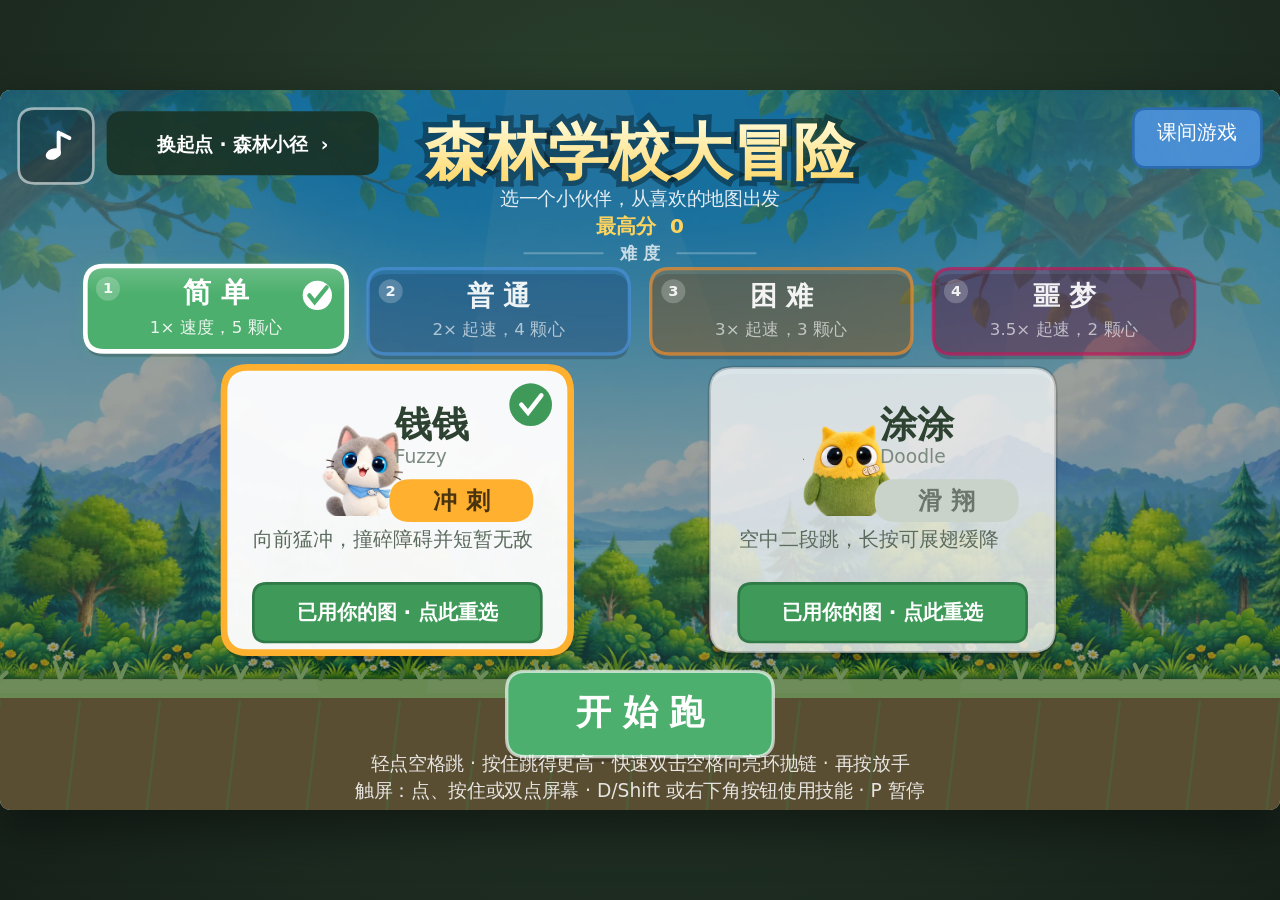
<file: index.html>
<!DOCTYPE html>
<html lang="zh-CN">
<head>
<meta charset="UTF-8">
<meta name="viewport" content="width=device-width, initial-scale=1.0, maximum-scale=1.0, user-scalable=no, viewport-fit=cover">
<title>森林学校大冒险 · Forest School Runner</title>
<link rel="icon" href="data:image/svg+xml,<svg xmlns=%22http://www.w3.org/2000/svg%22 viewBox=%220 0 100 100%22><text y=%22.9em%22 font-size=%2290%22>%F0%9F%8C%B0</text></svg>">
<!--
  ============================================================
  如何把占位角色换成你真实的 IP 形象图片
  ============================================================
  目前两个角色都用 Canvas 程序绘制（drawCatSprite / drawOwlSprite）。
  换成真实素材的两种方式：

  方式 A（推荐，保持图片内嵌）：
    1. 终端执行： base64 -i cat.png | pbcopy
    2. 在 js/game.js 的 CHARACTERS 对应角色里加 spriteSrc: "data:image/png;base64,粘贴内容"
    3. 代码会自动改用 drawImage 绘制，并保留跑动/跳跃/滑铲形变动画。

  方式 B（图片放同目录）：
    把 cat.png / owl.png 与本 html 放同一目录，
    在 CHARACTERS 里写 spriteSrc: "cat.png"。

  角色配色可在 CHARACTERS.colors 里直接微调。
  ============================================================
-->
<link rel="stylesheet" href="css/game.css?v=audit-20261014">
</head>
<body>
<div id="stage"><canvas id="game"></canvas></div>
<div id="tip">
  <strong>横过手机，冒险更清楚</strong>
  <span id="tipText">点下方按钮尝试横屏全屏；如果没有自动旋转，请手动横过手机。</span>
  <button id="fsBtn">横屏全屏玩</button>
  <button id="closeTip" class="alt">暂时继续</button>
</div>
<input type="file" id="picInput" accept="image/*" style="display:none">
<div id="assetStatus" role="status" aria-live="polite" hidden>网络不佳，已切换为简版画面</div>
<script src="js/tuning.js?v=audit-20261014"></script>
<script src="js/config.js?v=audit-20261014"></script>
<script src="js/audio.js?v=theme-rings-20261125"></script>
<script src="js/asset-loader.js?v=audit-20261014"></script>
<script src="js/game.js?v=theme-rings-20261125"></script>
</body>
</html>
</file>
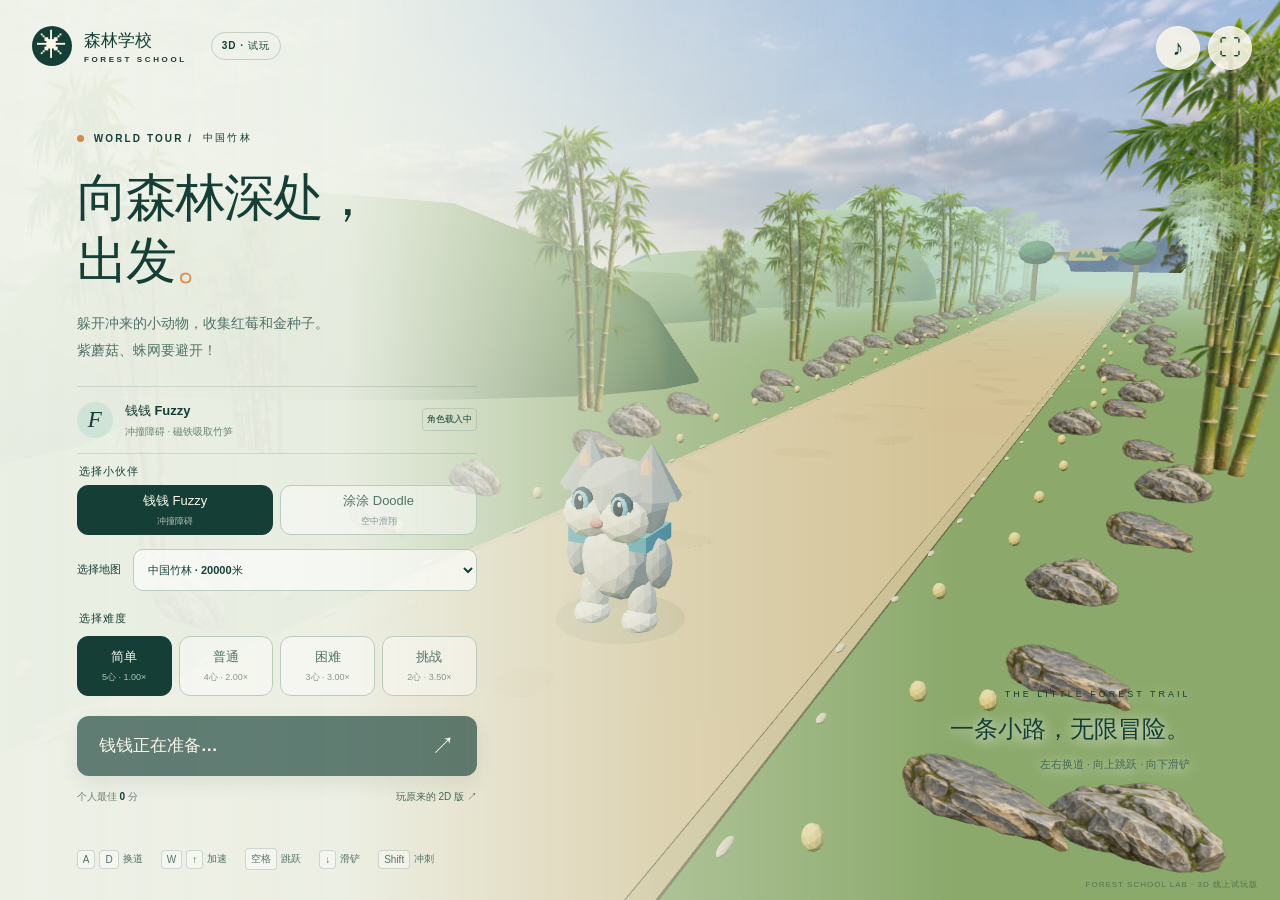
<file: 3d/index.html>
<!doctype html>
<html lang="zh-CN">
<head>
  <meta charset="UTF-8"><meta name="viewport" content="width=device-width, initial-scale=1, viewport-fit=cover">
  <meta name="theme-color" content="#163f36"><title>森林学校 · 林间奇遇 3D</title>
  <script>
    const previewUrl = new URL(location.href);
    for (const flag of ['testFuzzyV5', 'testDoodle', 'testSceneV2']) previewUrl.searchParams.set(flag, '1');
    previewUrl.searchParams.delete('testMap');
    if (previewUrl.href !== location.href) history.replaceState(null, '', previewUrl.href);
  </script>
  <link rel="icon" href="data:,"><link rel="stylesheet" href="./style.css?v=trail-20261023">
</head>
<body>
  <main id="app">
    <canvas id="scene" aria-label="三维森林跑道：左右换道，上滑跳跃，下滑滑铲" tabindex="0"></canvas>
    <header class="brand"><span class="brand-mark">✳</span><span>森林学校<small>FOREST SCHOOL</small></span><span class="edition">3D · 试玩</span></header>
    <div class="utilities"><button id="sound" class="icon" aria-label="关闭音乐和音效" title="音乐与音效">♪</button><button id="fullscreen" class="icon" aria-label="切换全屏" title="全屏">⛶</button><button id="pause" class="icon" aria-label="暂停游戏" hidden>Ⅱ</button></div>
    <section id="menu" class="screen menu" aria-label="开始界面">
      <div class="intro">
        <p class="eyebrow"><span></span> WORLD TOUR / <span id="menu-map-name">中国竹林</span></p>
        <h1>向森林深处，<br>出发<span>。</span></h1>
        <p id="menu-lead" class="lead">和钱钱一起，跑进立体的森林。<br>跳过倒木，穿过树影，收集一路的小惊喜。</p>
        <div class="character-line"><span id="character-avatar" class="avatar">F</span><div><b id="character-name">钱钱 Fuzzy</b><small id="character-power">护盾挡一次撞击 · 磁铁吸取橡果</small></div><span class="model-note">临时模型</span></div>
        <fieldset id="character-options" class="character-options" hidden><legend>选择小伙伴</legend><div class="level-options"><button data-character="fuzzy" class="selected" aria-pressed="true">钱钱 Fuzzy<small>冲撞障碍</small></button><button data-character="doodle" aria-pressed="false">涂涂 Doodle<small>空中滑翔</small></button></div></fieldset>
        <label class="map-picker" for="map-select">选择地图 <select id="map-select" aria-label="选择地图"></select></label>
        <fieldset id="levels"><legend>选择难度</legend><div class="level-options">
          <button data-level="easy" class="selected" aria-pressed="true">简单<small>5心 · 1.00×</small></button><button data-level="normal" aria-pressed="false">普通<small>4心 · 2.00×</small></button><button data-level="hard" aria-pressed="false">困难<small>3心 · 3.00×</small></button><button data-level="nightmare" aria-pressed="false">挑战<small>2心 · 3.50×</small></button>
        </div></fieldset>
        <button id="start-btn" class="primary" disabled><span>正在唤醒森林…</span><span aria-hidden="true">↗</span></button>
        <div class="menu-foot"><span>个人最佳 <b id="best">0</b> 分</span><a href="https://willzhan1983.github.io/forest-school-runner/" target="_blank" rel="noopener">玩原来的 2D 版 ↗</a></div>
      </div>
      <aside class="field-note"><span>THE LITTLE FOREST TRAIL</span><b>一条小路，无限冒险。</b><p>左右换道 · 向上跳跃 · 向下滑铲</p></aside>
      <div class="menu-controls"><span><kbd>A</kbd><kbd>D</kbd> 换道</span><span><kbd>W</kbd><kbd>↑</kbd> 加速</span><span><kbd>空格</kbd> 跳跃</span><span><kbd>↓</kbd> 滑铲</span><span><kbd>Shift</kbd> <span id="skill-control-hint">冲刺</span></span></div>
    </section>
    <section id="hud" hidden aria-label="游戏信息">
      <div class="stats"><div><small>本次得分</small><strong id="score">0</strong></div><div class="distance"><strong id="distance">0</strong><small>米</small></div><div class="hearts"><span id="hearts">♥ 5/5</span><div id="health-track" class="health-track" role="progressbar" aria-label="生命值" aria-valuemin="0" aria-valuemax="5" aria-valuenow="5"><i id="health-fill"></i></div><small>每 3000 分恢复 1 心</small></div></div>
      <div class="trail-label"><span id="map-num">01</span><span id="map-name">中国竹林</span><span id="map-goal">终点 20000m</span><i></i><span id="speed">24.0 m/s</span></div>
      <div id="mission" class="mission-pill"><span id="mission-alert" class="mission-alert" aria-hidden="true">!</span><span id="mission-label">短任务 · 收集橡果</span><strong id="mission-progress">0/12</strong><i><b id="mission-fill"></b></i></div>
      <div id="powerups" class="powerups" hidden><span id="shield-status" hidden><img src="./assets/items/shield.png" alt="">护盾 ×1</span><span id="magnet-status" hidden><img src="./assets/items/magnet.png" alt="">磁铁 <b id="magnet-time">0</b>s</span><span id="double-status" hidden><img alt="">双倍 <b id="double-time">0</b>s</span></div>
      <div id="dash-status" class="dash-status" data-state="ready"><span id="skill-label">ϟ 冲撞技能</span><strong id="dash-state">可使用</strong><small id="dash-time">撞碎前方障碍</small><i><b id="dash-fill"></b></i></div>
      <div id="toast" role="status" aria-live="polite"></div>
      <div id="animal-warning" role="status" aria-live="polite" hidden></div>
      <div class="controls"><div class="steer"><button data-action="left" aria-label="向左换道">←</button><button data-action="right" aria-label="向右换道">→</button></div><div class="actions"><button data-action="slide" aria-label="滑铲">↓<small>滑铲</small></button><button data-action="jump" aria-label="跳跃">↑<small>跳跃</small></button><button id="dash" data-action="dash" aria-label="冲撞"><span id="skill-icon">ϟ</span><small>冲撞</small></button></div></div>
    </section>
    <section id="dialog" class="screen dialog" hidden><div class="dialog-card"><p class="eyebrow" id="dialog-kicker">TAKE A LITTLE BREAK</p><h2 id="dialog-title">森林等你回来</h2><p id="dialog-copy"></p><div id="result-stats" hidden></div><button id="resume" class="primary">继续奔跑 →</button><button id="next-map" class="primary" hidden>前往下一张地图 →</button><button id="restart" class="primary" hidden>再跑一次 ↗</button><button id="home" class="secondary">返回首页</button></div></section>
    <div id="failure" class="failure" role="alert" hidden><h2>森林暂时没能打开</h2><p id="failure-copy">请刷新重试，或先玩原来的 2D 版本。</p><button onclick="location.reload()">重新加载</button><a href="https://willzhan1983.github.io/forest-school-runner/">打开原版</a></div>
    <footer class="prototype-label">FOREST SCHOOL LAB · 3D 原型 · 角色为临时模型</footer>
  </main>
  <script type="importmap">{"imports":{"three":"./vendor/three.module.js"}}</script>
  <script type="module">
    import('./main.js?v=wind-20261024').catch(error => {
      console.error(error);
      document.querySelector('#failure').hidden = false;
      document.querySelector('#failure-copy').textContent = '3D 加载失败。可刷新重试，或先玩原来的 2D 版本。';
    });
  </script>
</body>
</html>
</file>
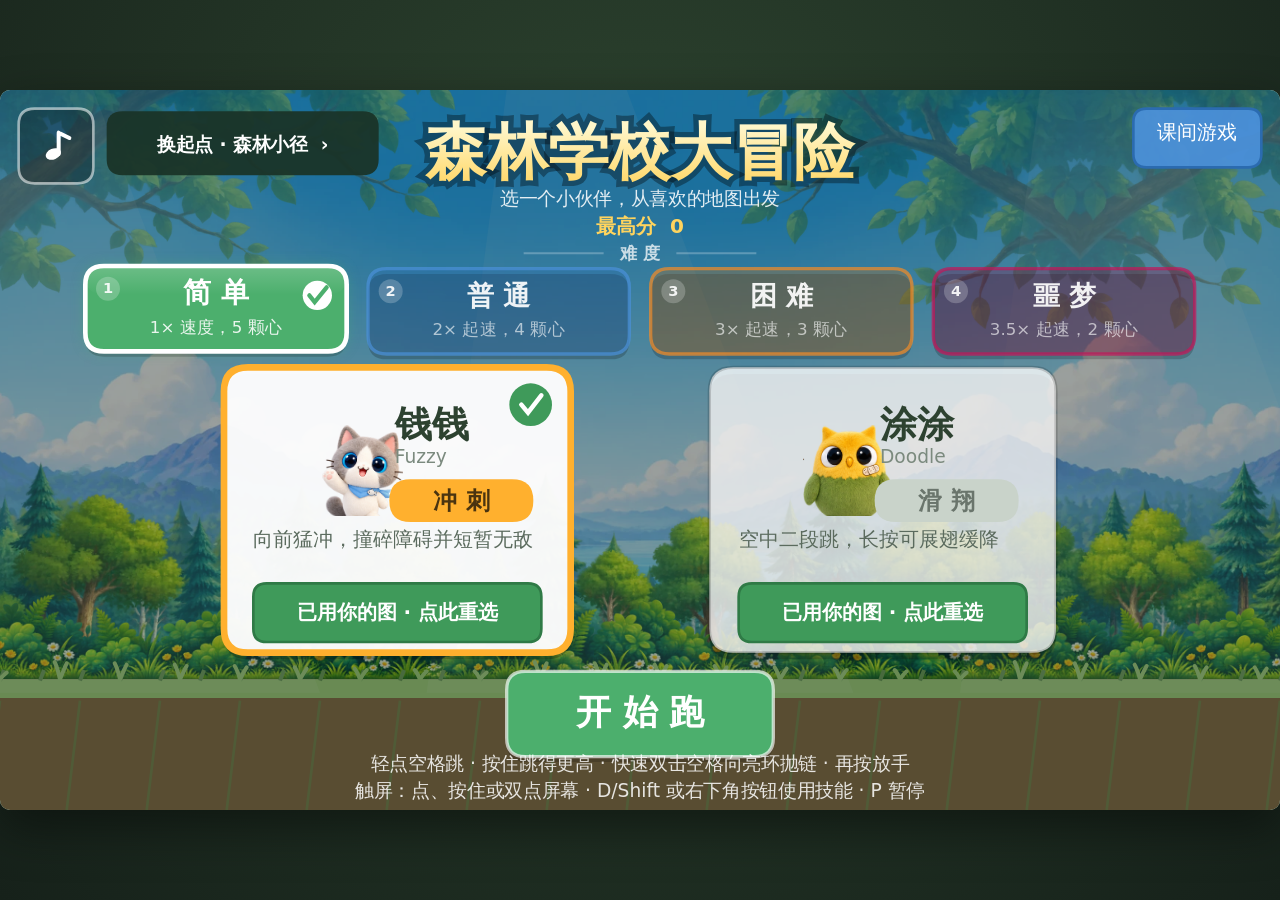
<file: forest-school-runner.html>
<!DOCTYPE html>
<html lang="zh-CN">
<head>
<meta charset="UTF-8">
<meta name="viewport" content="width=device-width, initial-scale=1.0, viewport-fit=cover">
<meta http-equiv="refresh" content="0; url=./">
<title>森林学校大冒险</title>
</head>
<body>
<a href="./">进入森林学校大冒险</a>
</body>
</html>
</file>
<file: css/game.css>
*{margin:0;padding:0;box-sizing:border-box;-webkit-tap-highlight-color:transparent;}
  html,body{
    width:100%;height:100%;overflow:hidden;background:#1d2b1f;
    width:100dvw;height:100dvh;
    font-family:"PingFang SC","Hiragino Sans GB","Microsoft YaHei",-apple-system,sans-serif;
    touch-action:none;user-select:none;-webkit-user-select:none;
  }
  #stage{
    position:fixed;left:0;top:0;width:100vw;height:100vh;width:100dvw;height:100dvh;
    display:flex;align-items:center;justify-content:center;
    background:radial-gradient(ellipse at 50% 30%,#2e4530 0%,#16211a 100%);
  }
  canvas{
    display:block;background:#bfe6d0;border-radius:10px;
    box-shadow:0 18px 50px rgba(0,0,0,.45);
  }
  #tip{
    display:none;position:fixed;left:0;right:0;top:0;z-index:98;
    background:rgba(20,40,26,.94);color:#eaf6ec;
    padding:12px 16px;text-align:center;font-size:15px;line-height:1.6;
    align-items:center;justify-content:center;gap:12px;flex-wrap:wrap;
  }
  #tip.show{display:flex;}
  #tip strong{display:none;}
  #tip.portrait{
    inset:0;flex-direction:column;gap:18px;padding:32px;
    background:radial-gradient(ellipse at 50% 35%,#315b3e 0%,#13271c 100%);
  }
  #tip.portrait strong{display:block;font-size:clamp(26px,7vw,38px);}
  #tip.portrait span{max-width:320px;font-size:18px;line-height:1.6;}
  #tip.portrait button{width:min(100%,300px);min-height:56px;font-size:18px;}
  #tip.landscape{left:8px;right:auto;top:auto;bottom:8px;padding:0;background:transparent;}
  #tip.landscape strong,#tip.landscape span,#tip.landscape #closeTip{display:none;}
  #tip.landscape #fsBtn{min-width:52px;min-height:44px;padding:8px 10px;}
  #tip button{
    background:#4caf6d;color:#fff;border:none;border-radius:10px;
    padding:12px 18px;font-size:15px;min-height:44px;cursor:pointer;
    font-family:inherit;
  }
  #tip button.alt{background:rgba(255,255,255,.20);}
  #assetStatus{
    position:fixed;left:50%;bottom:12px;transform:translateX(-50%);z-index:96;
    max-width:90vw;padding:8px 14px;border-radius:10px;background:rgba(20,40,26,.94);
    color:#eaf6ec;font-size:14px;text-align:center;pointer-events:none;
  }
</file>
<file: 3d/style.css>
:root{font-family:-apple-system,BlinkMacSystemFont,"PingFang SC","Microsoft YaHei",sans-serif;color:#153f36;font-synthesis:none;--ink:#153f36;--cream:#fcf7e9;--mint:#dbebd3}
#app:not([data-mode="menu"]) .edition{display:none}
*{box-sizing:border-box}body{margin:0;background:#b1d4bc}button,a{-webkit-tap-highlight-color:transparent}button{font:inherit;cursor:pointer;touch-action:manipulation}button:focus-visible,a:focus-visible{outline:3px solid #e39435;outline-offset:4px}button:disabled{cursor:wait;opacity:.65}[hidden]{display:none!important}
#app{position:relative;width:100%;height:100dvh;min-height:360px;overflow:hidden}#scene{width:100%;height:100%;display:block;touch-action:none;outline:none}
.brand{position:absolute;top:max(26px,env(safe-area-inset-top));left:max(32px,env(safe-area-inset-left));display:flex;align-items:center;gap:12px;z-index:3;font-size:17px;font-weight:700}.brand small{display:block;font-size:8px;letter-spacing:2.6px;margin-top:3px}.brand-mark{display:grid;place-items:center;background:var(--ink);color:var(--cream);width:40px;height:40px;border-radius:50%;font-size:30px}.edition{font-size:10px;font-weight:600;letter-spacing:1px;border:1px solid #153f3633;padding:6px 10px;border-radius:20px;margin-left:12px}
.utilities{position:absolute;top:max(26px,env(safe-area-inset-top));right:max(28px,env(safe-area-inset-right));display:flex;gap:8px;z-index:5}.icon{background:#fcf7e9d9;border:1px solid #fff7;width:44px;height:44px;border-radius:50%;color:var(--ink);font-size:22px;box-shadow:0 2px 12px #153f360c}.icon:hover{background:#fff}
.screen{position:absolute;inset:0}.menu{background:linear-gradient(90deg,#eef2e9f5 0%,#eef2e9ed 27%,#eef2e958 52%,transparent 75%);display:flex;align-items:center;padding:90px 6% 65px}.intro{max-width:400px;width:40%}.eyebrow{font-size:10px;letter-spacing:2.1px;font-weight:700;display:flex;align-items:center;gap:10px}.eyebrow>span:first-child{background:#d48b46;width:7px;height:7px;border-radius:50%}h1{font-size:clamp(36px,4vw,62px);font-weight:800;letter-spacing:-2px;line-height:1.22;margin:22px 0 18px}h1>span{color:#dd904e}.lead{font-size:14px;line-height:1.9;color:#527368;margin:0 0 22px}.character-line{display:flex;align-items:center;gap:12px;padding:14px 0;border-top:1px solid #153f3622;border-bottom:1px solid #153f3622}.avatar{width:36px;height:36px;background:#cfe3d6;border-radius:50%;display:grid;place-items:center;font-family:Georgia,serif;font-size:23px;font-style:italic}.character-line b{font-size:13px}.character-line small{font-size:10px;display:block;color:#688377;margin-top:5px}.model-note{margin-left:auto;font-size:9px;border:1px solid #9daea077;border-radius:4px;padding:4px;white-space:nowrap}
fieldset{padding:0;margin:20px 0;border:0}legend{font-size:11px;margin-bottom:10px;letter-spacing:1px}.level-options{display:flex;gap:7px}.level-options button{flex:1;border:1px solid #bccbc0;border-radius:11px;background:#ffffff66;padding:11px 4px;color:#527368;font-size:13px;min-height:48px}.level-options button small{display:block;font-size:9px;opacity:.7;margin-top:5px}.level-options button.selected{color:var(--cream);background:var(--ink);border-color:var(--ink)}.primary{width:100%;min-height:54px;padding:14px 22px;background:var(--ink);color:var(--cream);border:0;border-radius:12px;display:flex;align-items:center;justify-content:space-between;font-size:17px;font-weight:600;box-shadow:0 8px 20px #173a2820}.primary:hover{background:#235b48}.primary span:last-child{font-size:24px}.menu-foot{display:flex;justify-content:space-between;gap:10px;font-size:10px;margin-top:14px;color:#6c8275}.menu-foot a{color:#46685b;text-decoration:none}.menu-foot b{color:var(--ink)}.field-note{position:absolute;right:7%;bottom:13%;text-align:right;max-width:340px;text-shadow:0 2px 14px #fff}.field-note>span{font-size:9px;letter-spacing:3px}.field-note b{display:block;font-size:24px;margin:12px 0}.field-note p{font-size:11px;color:#446958}.menu-controls{position:absolute;bottom:30px;left:6%;display:flex;gap:18px;font-size:10px;color:#527368}.menu-controls span{display:flex;align-items:center;gap:4px}kbd{font-family:inherit;border:1px solid #78988955;border-radius:4px;padding:3px 5px;background:#fff6;font-size:10px}
.map-picker{display:flex;align-items:center;gap:12px;margin-top:14px;font-size:11px;font-weight:700}.map-picker select{flex:1;min-width:0;height:42px;border:1px solid #bccbc0;border-radius:10px;padding:0 10px;background:#fff9;color:var(--ink);font:inherit}
.prototype-label{position:absolute;bottom:max(10px,env(safe-area-inset-bottom));right:22px;font-size:8px;letter-spacing:1px;color:#173f3680;pointer-events:none}.stats{position:absolute;top:max(88px,calc(env(safe-area-inset-top) + 65px));left:50%;transform:translateX(-50%);width:min(540px,calc(100% - 40px));display:flex;align-items:center;justify-content:space-between;border:1px solid #fff8;border-radius:18px;padding:14px 22px;background:#fcf7e9d9;box-shadow:0 6px 24px #173f3610;backdrop-filter:blur(12px)}.stats small{font-size:10px;display:block;color:#597769}.stats strong{font-size:27px;font-variant-numeric:tabular-nums}.distance{display:flex;align-items:baseline;gap:4px}.distance strong{font-size:25px}.hearts{text-align:right}.hearts>span{letter-spacing:2px;color:#c86548;font-size:21px}.hearts small{font-size:9px;margin-top:5px}.trail-label{position:absolute;top:180px;left:50%;transform:translateX(-50%);font-size:10px;letter-spacing:1px;display:flex;gap:8px;align-items:center;white-space:nowrap}.trail-label>span:first-child{background:#1c513f;color:white;border-radius:50%;padding:5px}.trail-label i{width:28px;height:1px;background:#32644288}.controls{position:absolute;bottom:max(32px,calc(env(safe-area-inset-bottom) + 18px));left:4%;right:4%;display:flex;justify-content:space-between;align-items:flex-end;pointer-events:none}.controls button{pointer-events:auto;min-width:56px;height:58px;border:1px solid #fff9;border-radius:18px;color:var(--ink);font-size:26px;background:#fcf7e9dd;box-shadow:0 5px 16px #163f3622;user-select:none}.controls button:active{transform:scale(.95);background:#fff}.steer,.actions{display:flex;gap:8px;align-items:flex-end}.controls small{display:block;font-size:9px;font-weight:600;line-height:1}.controls #dash{background:#e3a34c;color:#3b381c;min-width:68px;height:70px;border-color:#f5d497}.controls #dash:disabled{opacity:.6;cursor:default}
#toast{position:absolute;top:220px;left:50%;transform:translateX(-50%);padding:9px 16px;border-radius:20px;background:#153f36dc;color:white;font-size:12px;white-space:nowrap;opacity:0;transition:opacity .2s;pointer-events:none}#toast.visible{opacity:1}.dialog{background:#0d33275c;backdrop-filter:blur(8px);z-index:6;display:grid;place-items:center;padding:24px}.dialog-card{background:var(--cream);padding:32px;border-radius:26px;width:min(400px,100%);text-align:center;box-shadow:0 20px 80px #0d33272e}.dialog-card .eyebrow{justify-content:center;font-size:9px}.dialog-card h2{font-size:28px;margin:24px 0 12px}.dialog-card p{font-size:13px;color:#648071;line-height:1.8}.dialog-card .primary{justify-content:center;margin-top:22px}.secondary{width:100%;min-height:44px;background:transparent;border:0;color:#547267;margin-top:8px}.result-number{font-size:46px;font-weight:700;line-height:1.4}.result-detail{display:flex;justify-content:center;gap:24px;font-size:13px;color:#648071}.failure{position:absolute;inset:0;z-index:20;display:flex;flex-direction:column;justify-content:center;align-items:center;padding:30px;background:var(--cream);text-align:center}.failure button,.failure a{margin:10px;padding:14px;border-radius:12px;color:var(--ink);border:1px solid #557467;background:white;font-size:16px}
@media(orientation:portrait){.brand{left:20px;top:max(20px,env(safe-area-inset-top));font-size:14px;gap:9px}.brand-mark{width:34px;height:34px;font-size:26px}.brand small{font-size:7px}.edition{margin-left:2px;font-size:8px;padding:5px 7px}.utilities{right:16px;top:max(18px,env(safe-area-inset-top));gap:5px}.icon{width:40px;height:44px;border-radius:14px;font-size:20px}#fullscreen{display:none}.menu{padding:0;background:linear-gradient(0deg,#edf1e7 0%,#edf1e7fa 35%,#edf1e7d9 56%,transparent 76%);align-items:flex-end}.intro{width:100%;max-width:none;padding:0 24px max(36px,calc(env(safe-area-inset-bottom) + 24px))}.eyebrow{font-size:9px;margin:8px 0}h1{font-size:36px;line-height:1.2;margin:12px 0;letter-spacing:-1px}h1 br{display:none}.lead{font-size:12px;line-height:1.6;margin-bottom:14px}.lead br{display:none}.character-line{padding:10px 0}.character-line small{font-size:9px}fieldset{margin:14px 0}.level-options button{min-height:49px;padding:9px 3px}.primary{min-height:54px}.menu-foot{font-size:9px;margin-top:12px}.field-note,.menu-controls{display:none}.prototype-label{font-size:7px;bottom:8px;right:50%;transform:translateX(50%);white-space:nowrap}.stats{top:max(78px,calc(env(safe-area-inset-top) + 60px));width:calc(100% - 32px);padding:12px 14px;gap:8px}.stats strong{font-size:25px}.hearts>span{font-size:18px;letter-spacing:1px}.hearts small{font-size:8px}.trail-label{top:159px}#toast{top:197px;font-size:11px;max-width:94%;white-space:normal;text-align:center}.controls{left:12px;right:12px;bottom:max(28px,calc(env(safe-area-inset-bottom) + 16px))}.steer,.actions{gap:6px}.controls button{min-width:48px;width:48px;height:56px;border-radius:16px}.controls #dash{min-width:56px;height:65px}.dialog-card{padding:24px}}
@media(orientation:portrait) and (max-height:700px){.intro{padding:0 18px 28px}h1{font-size:30px}.lead{margin-bottom:8px}.character-line{padding:8px 0}fieldset{margin:10px 0}.level-options button{min-height:46px}.menu-foot{margin-top:8px}.eyebrow{font-size:8px}.brand{top:12px}.utilities{top:10px}}
@media(orientation:landscape) and (max-height:560px){.brand{top:14px;left:22px;font-size:13px}.brand-mark{width:30px;height:30px;font-size:23px}.utilities{top:12px;right:16px}.menu{padding:65px 5% 22px}.intro{width:46%;max-width:380px}.intro>.eyebrow,.lead,.character-line,.menu-controls,.field-note{display:none}h1{font-size:32px;margin:0 0 12px}h1 br{display:none}fieldset{margin:12px 0}.level-options button{min-height:48px;padding:8px}.primary{min-height:48px;padding:10px 18px}.stats{top:12px;width:340px;padding:8px 12px}.stats strong{font-size:20px}.hearts>span{font-size:15px}.hearts small{font-size:8px}.trail-label{top:86px}#toast{top:116px}.controls{bottom:20px}.prototype-label{bottom:5px}.dialog-card{padding:20px;width:360px}.dialog-card h2{margin:10px 0;font-size:24px}.dialog-card .primary{margin-top:12px}}
.hearts>span{font-size:14px;font-weight:800;letter-spacing:0}
.health-track{width:125px;max-width:100%;height:9px;margin:4px 0 3px auto;border-radius:99px;background:#f0d3c9;overflow:hidden}
.health-track i{display:block;height:100%;width:100%;border-radius:inherit;background:#cc674d;transition:width .2s}
.powerups{position:absolute;left:50%;bottom:max(108px,calc(env(safe-area-inset-bottom) + 94px));transform:translateX(-50%);display:flex;gap:7px;white-space:nowrap;pointer-events:none}
.powerups[hidden],.powerups span[hidden]{display:none}
.powerups span{display:flex;align-items:center;gap:4px;padding:4px 9px 4px 5px;border-radius:20px;background:#fff9e9e8;color:#194c42;font-size:11px;font-weight:700;box-shadow:0 3px 12px #173f3622}
.powerups img{width:25px;height:25px;object-fit:contain}
@media(max-width:360px){.powerups{gap:3px}.powerups span{padding:3px 5px;font-size:10px}.powerups img{width:20px;height:20px}}
@media(orientation:portrait){.menu{overflow-y:auto}.intro{margin-top:auto}.map-picker{margin-top:8px}.trail-label{gap:5px;font-size:9px}.trail-label i{width:12px}}
@media(orientation:portrait) and (max-height:700px){.lead,.character-line{display:none}.map-picker select{height:38px}.menu-foot{margin-top:6px}}
@media(orientation:portrait){.health-track{width:94px;height:8px}.hearts>span{font-size:13px}}
@media(orientation:landscape) and (max-height:560px){.health-track{width:92px;height:7px}.powerups{bottom:auto;top:111px}}
.mission-pill{position:absolute;top:202px;left:50%;transform:translateX(-50%);width:min(360px,calc(100% - 32px));min-height:44px;padding:7px 12px;border:2px solid #e5a447;border-radius:14px;background:#fcf7e9f5;box-shadow:0 5px 18px #173f3640;display:flex;align-items:center;gap:8px;color:var(--ink);font-size:13px;font-weight:700;white-space:nowrap;pointer-events:none}
.mission-alert{display:grid;place-items:center;flex:none;width:28px;height:28px;border-radius:50%;background:#d9762c;color:#fff;font-size:20px;line-height:1}.mission-pill strong{margin-left:auto;font-size:14px;font-variant-numeric:tabular-nums}.mission-pill>i{position:absolute;bottom:0;left:12px;right:12px;height:4px;background:#b9cdbb;border-radius:4px;overflow:hidden}.mission-pill>i>b{display:block;width:0;height:100%;background:#d99047}.mission-pill.done{background:#e8f3db;border-color:#75ae65}.mission-pill.done .mission-alert{background:#3e9165}
#toast{top:258px}
@media(orientation:portrait){.mission-pill{top:184px}#toast{top:236px}}
@media(orientation:landscape) and (max-height:560px){.mission-pill{top:108px}.powerups{top:160px}#toast{top:202px}}
.dash-status{position:absolute;right:max(18px,env(safe-area-inset-right));top:274px;width:108px;padding:10px 11px;border:1px solid #c5efdf;border-radius:15px;background:#103c35e8;color:#fff;box-shadow:0 5px 18px #102c2680;pointer-events:none;text-align:center;font-variant-numeric:tabular-nums}
.dash-status span,.dash-status small{display:block;font-size:10px}.dash-status strong{display:block;margin:4px 0;font-size:17px}.dash-status i{display:block;height:5px;margin-top:7px;border-radius:9px;background:#ffffff55;overflow:hidden}.dash-status i b{display:block;width:100%;height:100%;background:#f8c978;border-radius:inherit}.dash-status[data-state="active"]{background:#146d62f2;border-color:#78ffdc;box-shadow:0 0 22px #53edc9ad}.dash-status[data-state="active"] strong{color:#fff2a5}.dash-status[data-state="cooling"]{background:#28423dde;color:#ecf5ec}
@media(orientation:portrait){.dash-status{top:286px;right:max(10px,env(safe-area-inset-right));width:99px;padding:9px 7px}}
@media(orientation:landscape) and (max-height:560px){.dash-status{top:96px;right:max(14px,env(safe-area-inset-right))}}
.character-options{margin:10px 0}.character-options legend{margin-bottom:6px}.character-options button{min-height:42px;padding:6px 4px}
#toast{top:auto;bottom:max(154px,calc(env(safe-area-inset-bottom) + 140px));left:4%;transform:none;max-width:calc(100% - 32px);white-space:normal}
#animal-warning{position:absolute;bottom:max(205px,calc(env(safe-area-inset-bottom) + 191px));left:4%;max-width:calc(100% - 32px);padding:8px 12px;border:2px solid #edaa4f;border-radius:14px;background:#fff1d9f0;color:#713d12;font-size:12px;font-weight:700;pointer-events:none}
@media(orientation:portrait){#toast,#animal-warning{left:16px;font-size:11px}}
@media(orientation:landscape) and (max-height:560px){#toast{bottom:100px}#animal-warning{bottom:142px}}
@media(orientation:portrait) and (max-height:700px){.character-options{margin:6px 0}.character-options button{min-height:38px}}
/* Keep the vanishing point and approaching obstacles clear in landscape play. */
@media(orientation:landscape){
  #app:not([data-mode="menu"]) .brand{display:none}
  .stats{left:max(24px,env(safe-area-inset-left));top:24px;transform:none;width:310px;padding:10px 14px;gap:12px;border-radius:14px;background:#fcf7e9e8}
  .stats strong{font-size:23px}.health-track{width:96px}
  .trail-label{top:30px;padding:7px 12px;border-radius:20px;background:#fcf7e9d9;letter-spacing:0}
  .mission-pill{left:max(24px,env(safe-area-inset-left));top:108px;transform:none;width:270px;min-height:36px;font-size:11px;border-width:1px;background:#fcf7e9de;box-shadow:none}
  .mission-alert{width:22px;height:22px;font-size:16px}.mission-pill strong{font-size:12px}
  .dash-status{top:94px;background:#103c35c9;box-shadow:none}
}
@media(orientation:landscape) and (max-height:560px){
  .stats{left:max(16px,env(safe-area-inset-left));top:12px;width:260px;padding:7px 10px;gap:8px}.stats strong{font-size:20px}
  .trail-label{left:max(16px,env(safe-area-inset-left));top:80px;transform:none;font-size:9px;padding:4px 8px}
  .mission-pill{left:max(16px,env(safe-area-inset-left));top:114px;width:240px;min-height:32px;padding:5px 8px}
  .dash-status{top:70px;width:94px;padding:7px}.dash-status strong{font-size:14px}
  .powerups{top:auto;bottom:100px}
}
</file>
